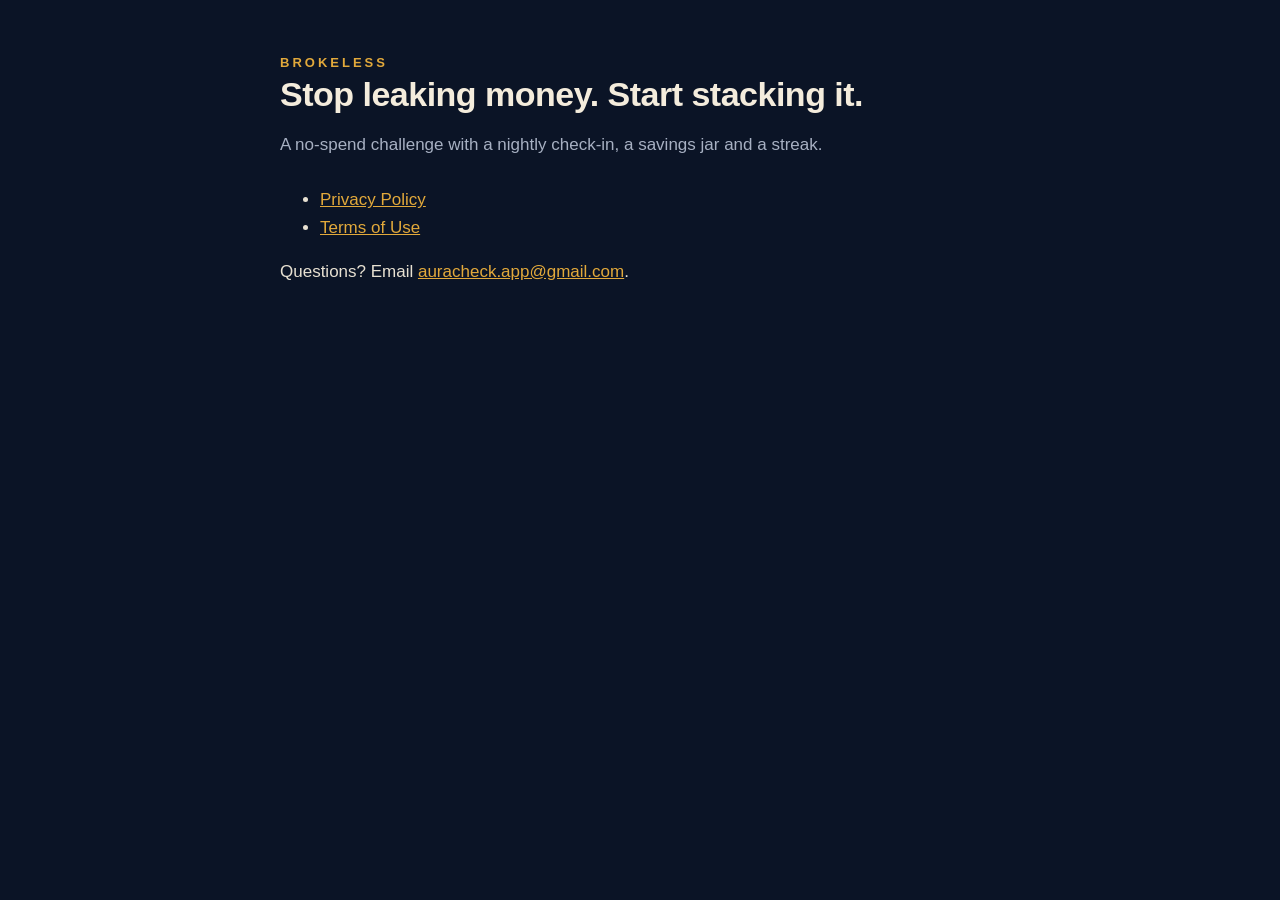
<file: index.html>
<!doctype html>
<html lang="en">
<head>
  <meta charset="utf-8"><meta name="viewport" content="width=device-width, initial-scale=1">
  <title>Brokeless</title><link rel="stylesheet" href="style.css">
</head>
<body><main>
  <a class="brand" href="./">BROKELESS</a>
  <h1>Stop leaking money. Start stacking it.</h1>
  <p class="meta">A no-spend challenge with a nightly check-in, a savings jar and a streak.</p>
  <ul>
    <li><a href="privacy.html">Privacy Policy</a></li>
    <li><a href="terms.html">Terms of Use</a></li>
  </ul>
  <p>Questions? Email <a href="mailto:auracheck.app@gmail.com">auracheck.app@gmail.com</a>.</p>
</main></body>
</html>
</file>
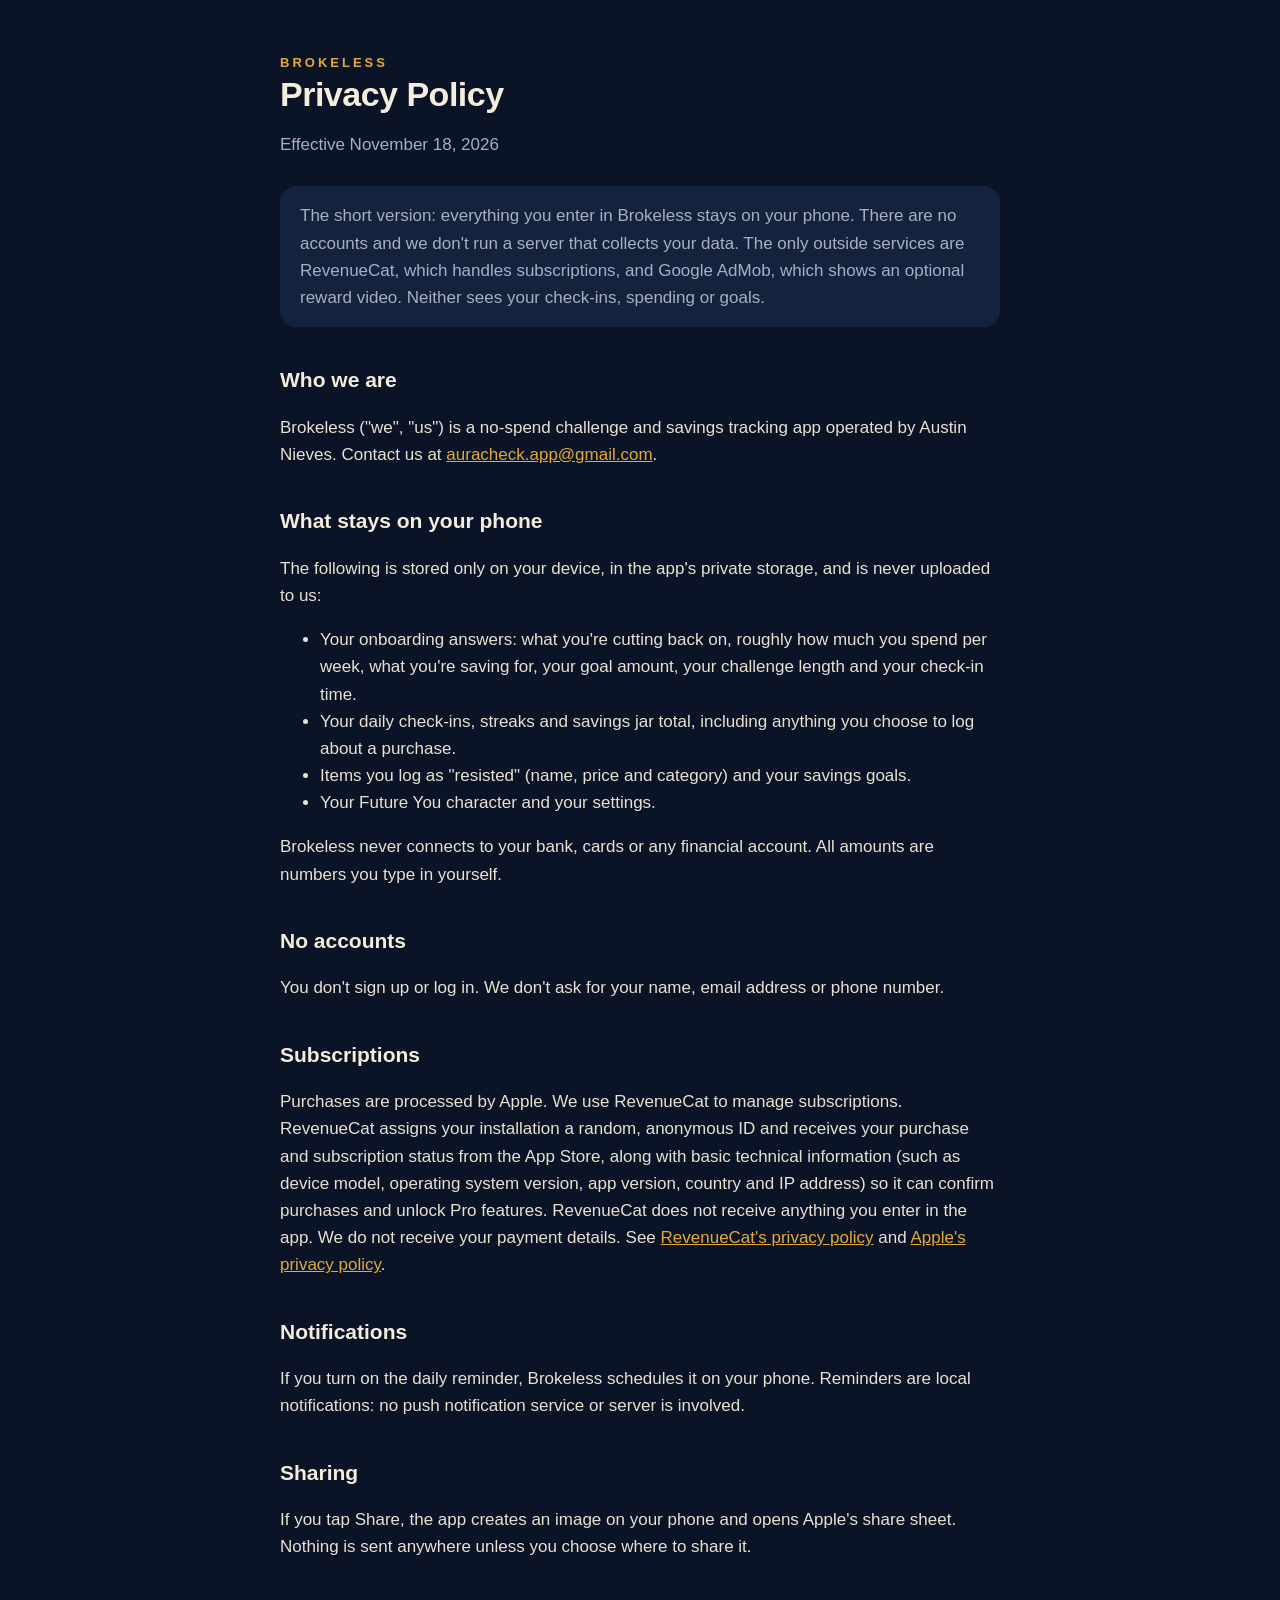
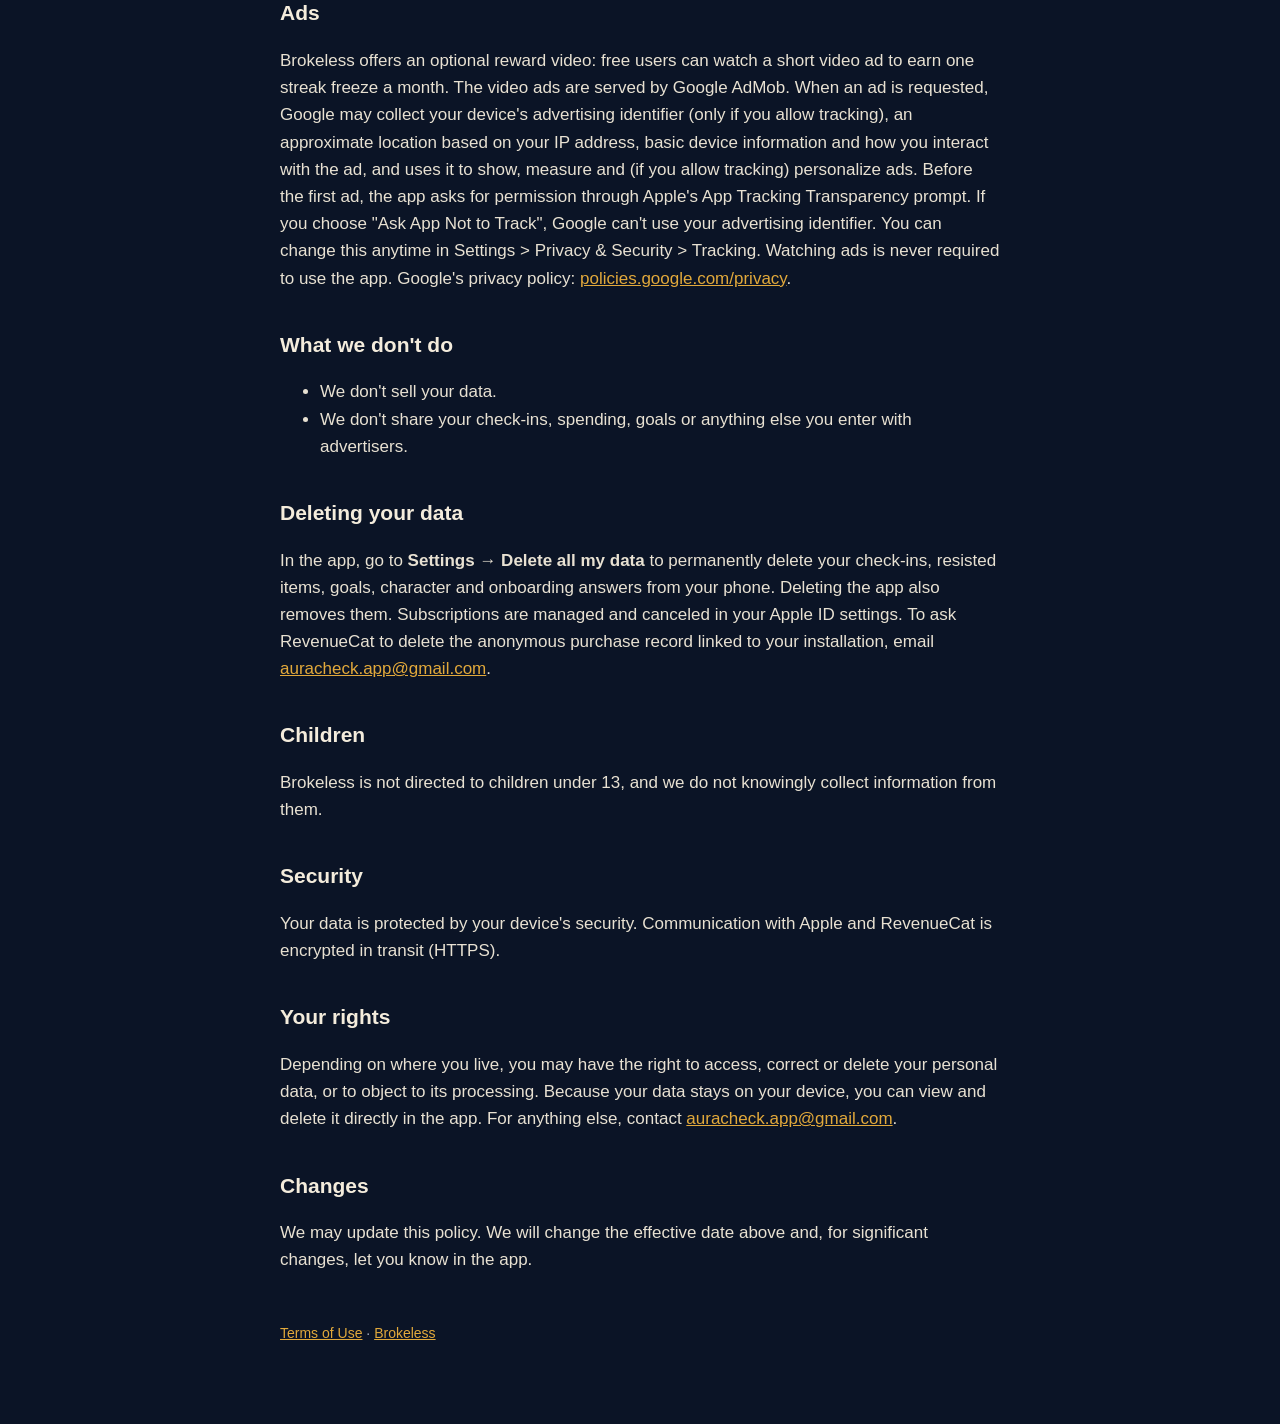
<file: privacy.html>
<!doctype html>
<html lang="en">
<head>
  <meta charset="utf-8"><meta name="viewport" content="width=device-width, initial-scale=1">
  <title>Privacy Policy · Brokeless</title><link rel="stylesheet" href="style.css">
</head>
<body><main>
  <a class="brand" href="./">BROKELESS</a>
  <h1>Privacy Policy</h1>
  <p class="meta">Effective November 18, 2026</p>

  <p class="note">The short version: everything you enter in Brokeless stays on your phone. There are no accounts and
  we don't run a server that collects your data. The only outside services are RevenueCat, which handles subscriptions,
  and Google AdMob, which shows an optional reward video. Neither sees your check-ins, spending or goals.</p>

  <h2>Who we are</h2>
  <p>Brokeless ("we", "us") is a no-spend challenge and savings tracking app operated by Austin Nieves. Contact us at
  <a href="mailto:auracheck.app@gmail.com">auracheck.app@gmail.com</a>.</p>

  <h2>What stays on your phone</h2>
  <p>The following is stored only on your device, in the app's private storage, and is never uploaded to us:</p>
  <ul>
    <li>Your onboarding answers: what you're cutting back on, roughly how much you spend per week, what you're saving
      for, your goal amount, your challenge length and your check-in time.</li>
    <li>Your daily check-ins, streaks and savings jar total, including anything you choose to log about a purchase.</li>
    <li>Items you log as "resisted" (name, price and category) and your savings goals.</li>
    <li>Your Future You character and your settings.</li>
  </ul>
  <p>Brokeless never connects to your bank, cards or any financial account. All amounts are numbers you type in
  yourself.</p>

  <h2>No accounts</h2>
  <p>You don't sign up or log in. We don't ask for your name, email address or phone number.</p>

  <h2>Subscriptions</h2>
  <p>Purchases are processed by Apple. We use RevenueCat to manage subscriptions. RevenueCat assigns your installation a
  random, anonymous ID and receives your purchase and subscription status from the App Store, along with basic
  technical information (such as device model, operating system version, app version, country and IP address) so it
  can confirm purchases and unlock Pro features. RevenueCat does not receive anything you enter in the app. We do not
  receive your payment details. See <a href="https://www.revenuecat.com/privacy">RevenueCat's privacy policy</a> and
  <a href="https://www.apple.com/legal/privacy/">Apple's privacy policy</a>.</p>

  <h2>Notifications</h2>
  <p>If you turn on the daily reminder, Brokeless schedules it on your phone. Reminders are local notifications: no
  push notification service or server is involved.</p>

  <h2>Sharing</h2>
  <p>If you tap Share, the app creates an image on your phone and opens Apple's share sheet. Nothing is sent anywhere
  unless you choose where to share it.</p>

  <h2>Ads</h2>
  <p>Brokeless offers an optional reward video: free users can watch a short video ad to earn one streak freeze a month. The video ads are served by Google AdMob. When an ad is
  requested, Google may collect your device's advertising identifier (only if you allow tracking), an approximate
  location based on your IP address, basic device information and how you interact with the ad, and uses it to show,
  measure and (if you allow tracking) personalize ads. Before the first ad, the app asks for permission through Apple's
  App Tracking Transparency prompt. If you choose "Ask App Not to Track", Google can't use your advertising identifier.
  You can change this anytime in Settings &gt; Privacy &amp; Security &gt; Tracking. Watching ads is never required to use
  the app. Google's privacy policy: <a href="https://policies.google.com/privacy">policies.google.com/privacy</a>.</p>

  <h2>What we don't do</h2>
  <ul>
    <li>We don't sell your data.</li>
    <li>We don't share your check-ins, spending, goals or anything else you enter with advertisers.</li>
  </ul>

  <h2>Deleting your data</h2>
  <p>In the app, go to <strong>Settings → Delete all my data</strong> to permanently delete your check-ins, resisted
  items, goals, character and onboarding answers from your phone. Deleting the app also removes them. Subscriptions are
  managed and canceled in your Apple ID settings. To ask RevenueCat to delete the anonymous purchase record linked to
  your installation, email <a href="mailto:auracheck.app@gmail.com">auracheck.app@gmail.com</a>.</p>

  <h2>Children</h2>
  <p>Brokeless is not directed to children under 13, and we do not knowingly collect information from them.</p>

  <h2>Security</h2>
  <p>Your data is protected by your device's security. Communication with Apple and RevenueCat is encrypted in transit
  (HTTPS).</p>

  <h2>Your rights</h2>
  <p>Depending on where you live, you may have the right to access, correct or delete your personal data, or to object
  to its processing. Because your data stays on your device, you can view and delete it directly in the app. For
  anything else, contact <a href="mailto:auracheck.app@gmail.com">auracheck.app@gmail.com</a>.</p>

  <h2>Changes</h2>
  <p>We may update this policy. We will change the effective date above and, for significant changes, let you know in
  the app.</p>

  <footer><a href="terms.html">Terms of Use</a> · <a href="./">Brokeless</a></footer>
</main></body>
</html>
</file>
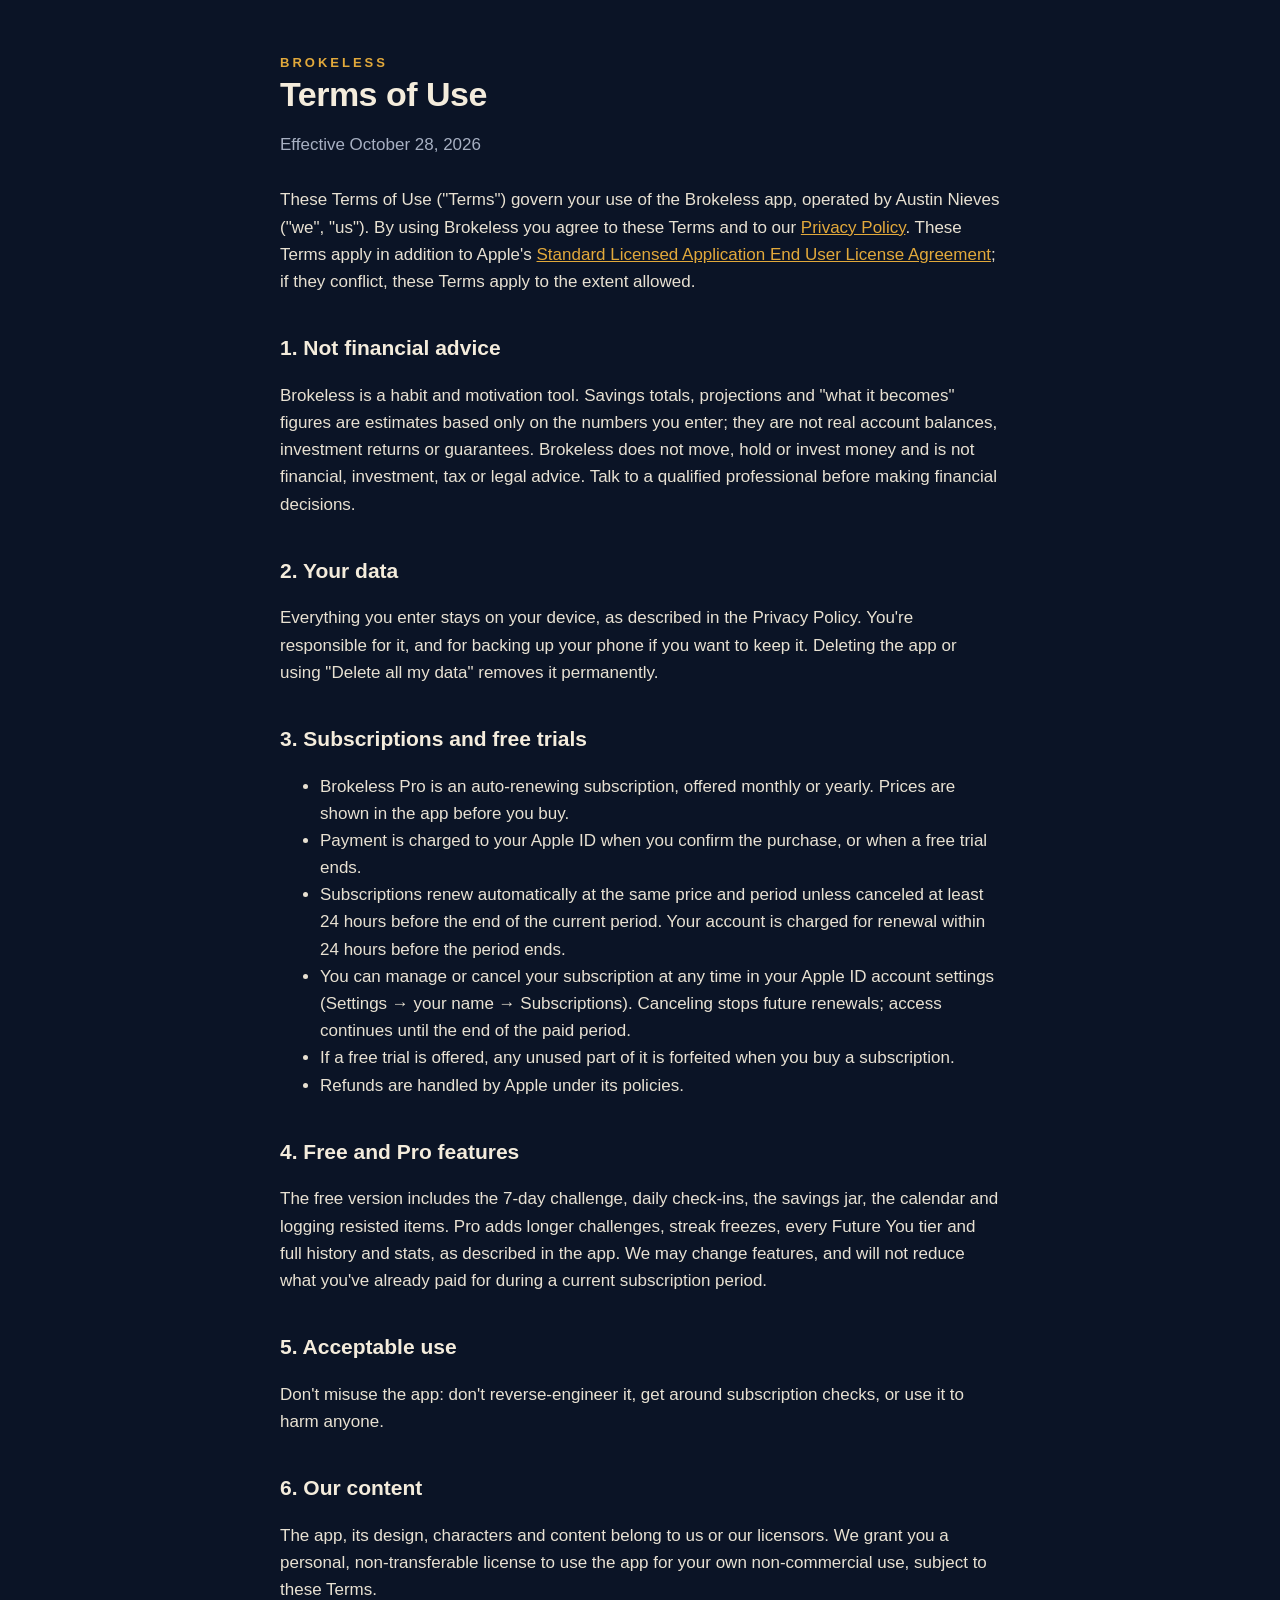
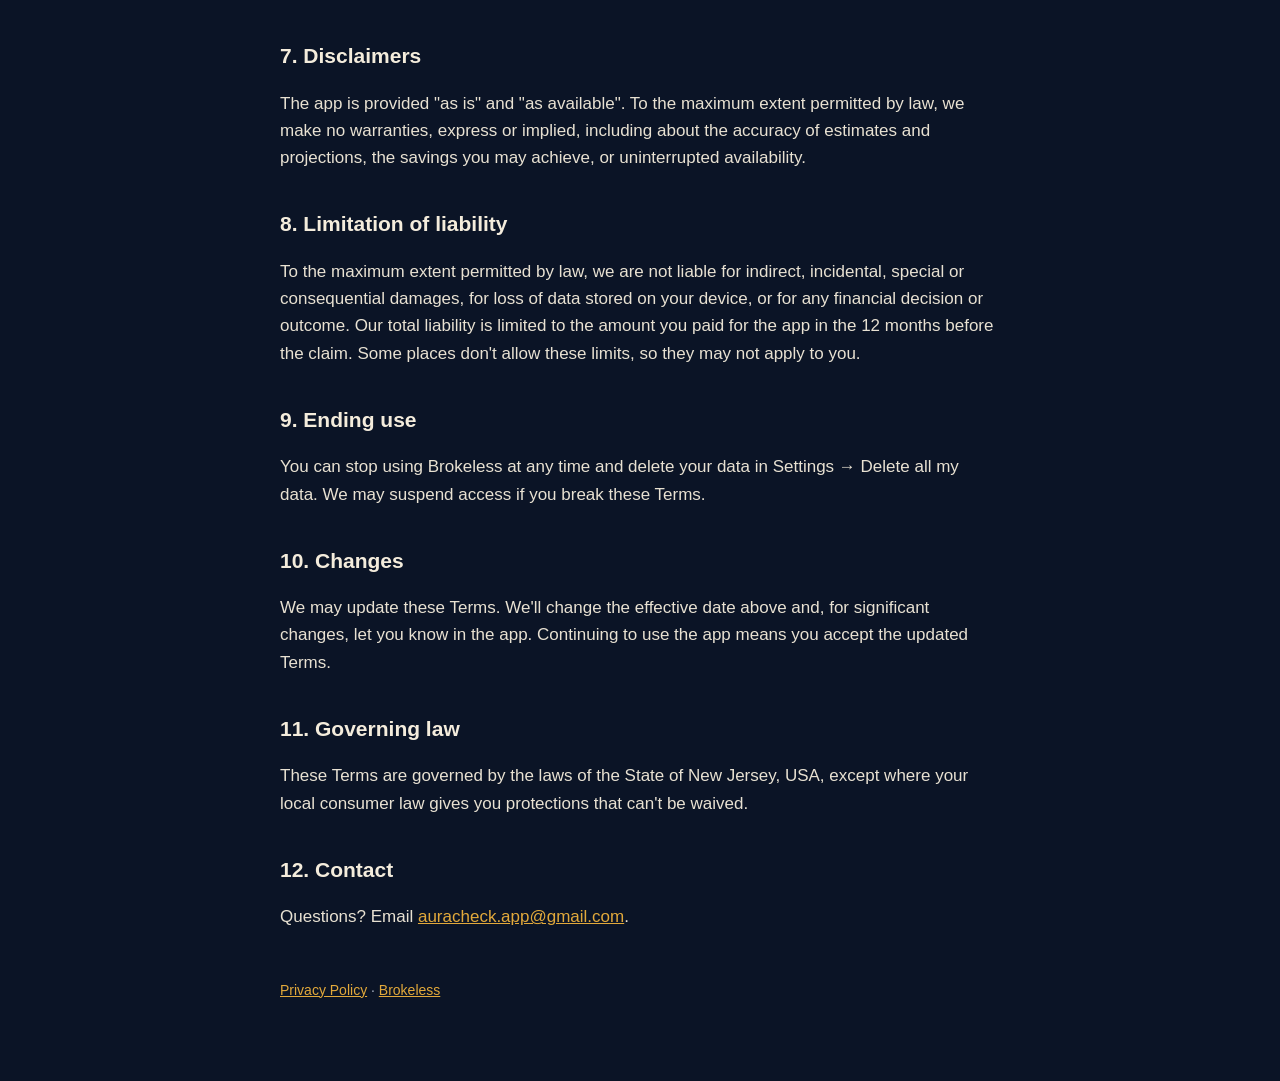
<file: terms.html>
<!doctype html>
<html lang="en">
<head>
  <meta charset="utf-8"><meta name="viewport" content="width=device-width, initial-scale=1">
  <title>Terms of Use · Brokeless</title><link rel="stylesheet" href="style.css">
</head>
<body><main>
  <a class="brand" href="./">BROKELESS</a>
  <h1>Terms of Use</h1>
  <p class="meta">Effective October 28, 2026</p>

  <p>These Terms of Use ("Terms") govern your use of the Brokeless app, operated by Austin Nieves ("we", "us").
  By using Brokeless you agree to these Terms and to our <a href="privacy.html">Privacy Policy</a>. These Terms
  apply in addition to Apple's <a href="https://www.apple.com/legal/internet-services/itunes/dev/stdeula/">Standard
  Licensed Application End User License Agreement</a>; if they conflict, these Terms apply to the extent allowed.</p>

  <h2>1. Not financial advice</h2>
  <p>Brokeless is a habit and motivation tool. Savings totals, projections and "what it becomes" figures are estimates
  based only on the numbers you enter; they are not real account balances, investment returns or guarantees. Brokeless
  does not move, hold or invest money and is not financial, investment, tax or legal advice. Talk to a qualified
  professional before making financial decisions.</p>

  <h2>2. Your data</h2>
  <p>Everything you enter stays on your device, as described in the Privacy Policy. You're responsible for it, and for
  backing up your phone if you want to keep it. Deleting the app or using "Delete all my data" removes it permanently.</p>

  <h2>3. Subscriptions and free trials</h2>
  <ul>
    <li>Brokeless Pro is an auto-renewing subscription, offered monthly or yearly. Prices are shown in the app before
      you buy.</li>
    <li>Payment is charged to your Apple ID when you confirm the purchase, or when a free trial ends.</li>
    <li>Subscriptions renew automatically at the same price and period unless canceled at least 24 hours before the
      end of the current period. Your account is charged for renewal within 24 hours before the period ends.</li>
    <li>You can manage or cancel your subscription at any time in your Apple ID account settings (Settings → your
      name → Subscriptions). Canceling stops future renewals; access continues until the end of the paid period.</li>
    <li>If a free trial is offered, any unused part of it is forfeited when you buy a subscription.</li>
    <li>Refunds are handled by Apple under its policies.</li>
  </ul>

  <h2>4. Free and Pro features</h2>
  <p>The free version includes the 7-day challenge, daily check-ins, the savings jar, the calendar and logging resisted
  items. Pro adds longer challenges, streak freezes, every Future You tier and full history and stats, as described in
  the app. We may change features, and will not reduce what you've already paid for during a current subscription
  period.</p>

  <h2>5. Acceptable use</h2>
  <p>Don't misuse the app: don't reverse-engineer it, get around subscription checks, or use it to harm anyone.</p>

  <h2>6. Our content</h2>
  <p>The app, its design, characters and content belong to us or our licensors. We grant you a personal,
  non-transferable license to use the app for your own non-commercial use, subject to these Terms.</p>

  <h2>7. Disclaimers</h2>
  <p>The app is provided "as is" and "as available". To the maximum extent permitted by law, we make no warranties,
  express or implied, including about the accuracy of estimates and projections, the savings you may achieve, or
  uninterrupted availability.</p>

  <h2>8. Limitation of liability</h2>
  <p>To the maximum extent permitted by law, we are not liable for indirect, incidental, special or consequential
  damages, for loss of data stored on your device, or for any financial decision or outcome. Our total liability is
  limited to the amount you paid for the app in the 12 months before the claim. Some places don't allow these limits,
  so they may not apply to you.</p>

  <h2>9. Ending use</h2>
  <p>You can stop using Brokeless at any time and delete your data in Settings → Delete all my data. We may suspend
  access if you break these Terms.</p>

  <h2>10. Changes</h2>
  <p>We may update these Terms. We'll change the effective date above and, for significant changes, let you know in
  the app. Continuing to use the app means you accept the updated Terms.</p>

  <h2>11. Governing law</h2>
  <p>These Terms are governed by the laws of the State of New Jersey, USA, except where your local consumer law gives you
  protections that can't be waived.</p>

  <h2>12. Contact</h2>
  <p>Questions? Email <a href="mailto:auracheck.app@gmail.com">auracheck.app@gmail.com</a>.</p>

  <footer><a href="privacy.html">Privacy Policy</a> · <a href="./">Brokeless</a></footer>
</main></body>
</html>
</file>
<file: style.css>
:root { --bg: #0B1426; --card: #14223D; --text: #F4ECDC; --muted: #A7B0C2; --accent: #E2A93B; }
* { box-sizing: border-box; }
body { margin: 0; background: var(--bg); color: var(--text); font: 17px/1.6 -apple-system, BlinkMacSystemFont, "Segoe UI", Roboto, sans-serif; }
main { max-width: 760px; margin: 0 auto; padding: 48px 20px 80px; }
a { color: var(--accent); }
h1 { font-size: 34px; line-height: 1.15; margin: 0 0 8px; letter-spacing: -0.5px; }
h2 { font-size: 21px; margin: 36px 0 8px; }
p, li { color: #E8E1D2; }
.meta { color: var(--muted); margin-bottom: 28px; }
.brand { color: var(--accent); font-weight: 800; letter-spacing: 3px; font-size: 13px; text-decoration: none; }
.note { background: var(--card); border-radius: 16px; padding: 16px 20px; color: var(--muted); }
footer { margin-top: 48px; color: var(--muted); font-size: 14px; }
</file>
